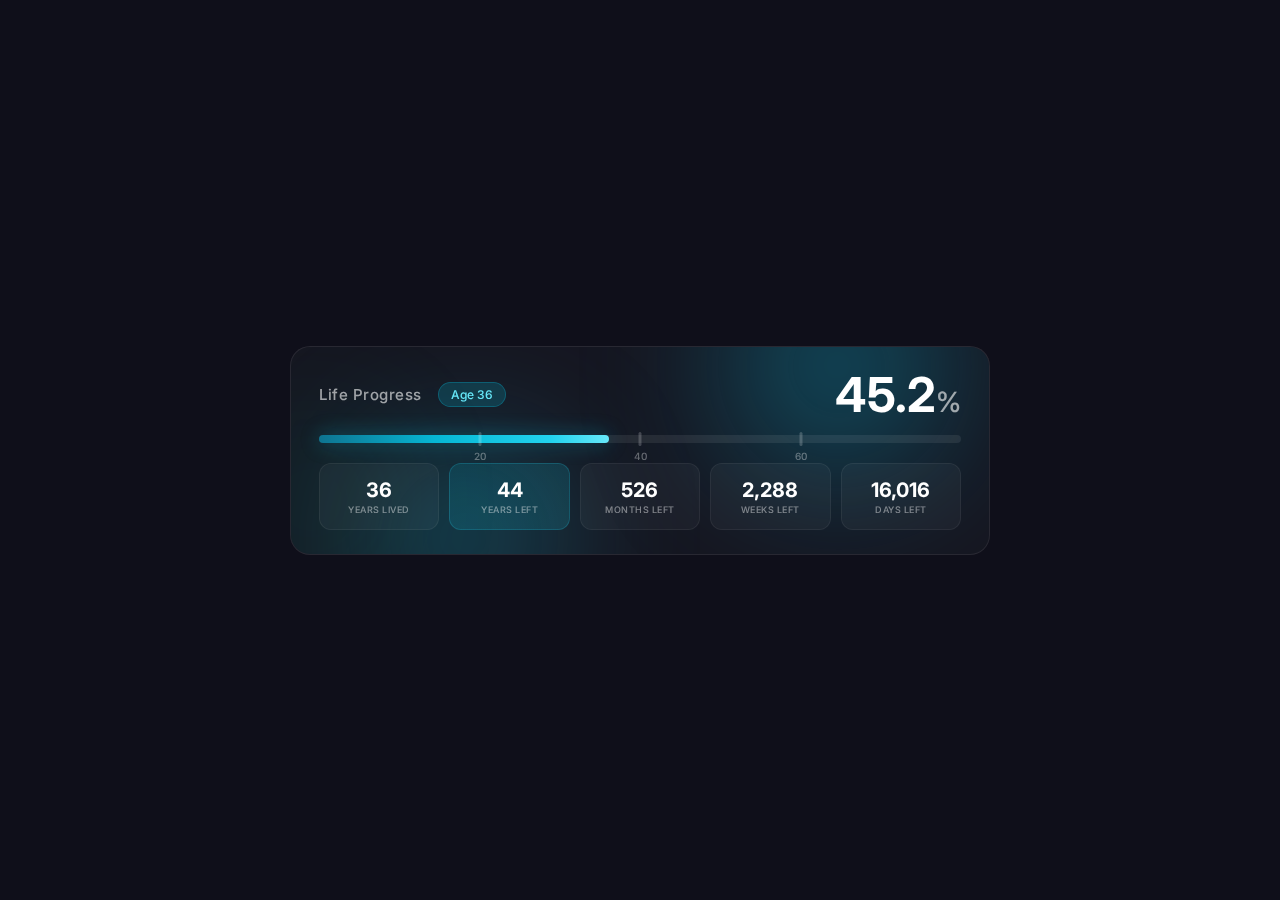
<file: index.html>
<!DOCTYPE html>
<html lang="en">

<head>
    <meta charset="UTF-8">
    <meta name="viewport" content="width=device-width, initial-scale=1.0">
    <title>Life Progress Widget</title>
    <link href="https://fonts.googleapis.com/css2?family=Inter:wght@300;400;500;600;700&display=swap" rel="stylesheet">
    <style>
        * {
            margin: 0;
            padding: 0;
            box-sizing: border-box;
        }

        body {
            font-family: 'Inter', -apple-system, BlinkMacSystemFont, sans-serif;
            background: #0f0f1a;
            min-height: 100vh;
            display: flex;
            justify-content: center;
            align-items: center;
            padding: 20px;
        }

        .widget {
            width: 100%;
            max-width: 700px;
            background: rgba(255, 255, 255, 0.03);
            backdrop-filter: blur(20px);
            border: 1px solid rgba(255, 255, 255, 0.08);
            border-radius: 20px;
            padding: 24px 28px;
            position: relative;
            overflow: hidden;
        }

        /* Glow orbs */
        .glow-orb {
            position: absolute;
            border-radius: 50%;
            filter: blur(80px);
            opacity: 0.5;
            z-index: 0;
            pointer-events: none;
        }

        .orb-1 {
            width: 200px;
            height: 200px;
            background: linear-gradient(135deg, #06b6d4, #0891b2);
            top: -80px;
            right: 50px;
        }

        .orb-2 {
            width: 150px;
            height: 150px;
            background: linear-gradient(135deg, #22d3ee, #06b6d4);
            bottom: -60px;
            left: 100px;
        }

        .orb-3 {
            width: 100px;
            height: 100px;
            background: #06d6a0;
            top: 50%;
            left: -30px;
            opacity: 0.3;
        }

        .content {
            position: relative;
            z-index: 1;
        }

        /* Header row */
        .header-row {
            display: flex;
            justify-content: space-between;
            align-items: center;
            margin-bottom: 16px;
        }

        .left-section {
            display: flex;
            align-items: center;
            gap: 16px;
        }

        .title {
            font-size: 15px;
            font-weight: 500;
            color: rgba(255, 255, 255, 0.6);
            letter-spacing: 0.5px;
        }

        .age-badge {
            background: rgba(6, 182, 212, 0.2);
            border: 1px solid rgba(6, 182, 212, 0.3);
            border-radius: 20px;
            padding: 4px 12px;
            font-size: 12px;
            color: #67e8f9;
            font-weight: 500;
        }

        .big-percentage {
            font-size: 48px;
            font-weight: 700;
            color: #fff;
            line-height: 1;
        }

        .big-percentage span {
            font-size: 28px;
            opacity: 0.6;
            font-weight: 500;
        }

        /* Progress bar */
        .progress-section {
            margin-bottom: 20px;
        }

        .progress-track {
            height: 8px;
            background: rgba(255, 255, 255, 0.08);
            border-radius: 10px;
            position: relative;
            margin-bottom: 8px;
        }

        .progress-fill {
            height: 100%;
            background: linear-gradient(90deg, #0e7490 0%, #06b6d4 40%, #22d3ee 80%, #67e8f9 100%);
            border-radius: 10px;
            position: relative;
            transition: width 1.5s cubic-bezier(0.4, 0, 0.2, 1);
            box-shadow: 0 0 20px rgba(6, 182, 212, 0.4);
        }



        .milestone {
            position: absolute;
            top: 50%;
            transform: translate(-50%, -50%);
            width: 3px;
            height: 14px;
            background: rgba(255, 255, 255, 0.2);
            border-radius: 2px;
        }

        .milestone::after {
            content: attr(data-label);
            position: absolute;
            top: 18px;
            left: 50%;
            transform: translateX(-50%);
            font-size: 10px;
            color: rgba(255, 255, 255, 0.35);
            font-weight: 500;
        }

        /* Stats grid */
        .stats-grid {
            display: grid;
            grid-template-columns: repeat(5, 1fr);
            gap: 10px;
        }

        .stat-box {
            background: rgba(255, 255, 255, 0.04);
            border: 1px solid rgba(255, 255, 255, 0.06);
            border-radius: 12px;
            padding: 14px 10px;
            text-align: center;
            transition: all 0.3s ease;
        }

        .stat-box:hover {
            background: rgba(255, 255, 255, 0.08);
            border-color: rgba(255, 255, 255, 0.12);
            transform: translateY(-2px);
        }

        .stat-box.highlight {
            background: linear-gradient(135deg, rgba(6, 182, 212, 0.15), rgba(34, 211, 238, 0.15));
            border-color: rgba(34, 211, 238, 0.2);
        }

        .stat-value {
            font-size: 20px;
            font-weight: 700;
            color: #fff;
            margin-bottom: 2px;
        }

        .stat-label {
            font-size: 9px;
            color: rgba(255, 255, 255, 0.45);
            text-transform: uppercase;
            letter-spacing: 0.5px;
            font-weight: 500;
        }

        /* Compact mode for smaller width */
        @media (max-width: 600px) {
            .widget {
                padding: 20px;
            }

            .stats-grid {
                grid-template-columns: repeat(3, 1fr);
            }

            .big-percentage {
                font-size: 36px;
            }

            .stat-value {
                font-size: 16px;
            }
        }
    </style>
</head>

<body>
    <div class="widget">
        <div class="glow-orb orb-1"></div>
        <div class="glow-orb orb-2"></div>
        <div class="glow-orb orb-3"></div>

        <div class="content">
            <!-- Header -->
            <div class="header-row">
                <div class="left-section">
                    <span class="title">Life Progress</span>
                    <span class="age-badge" id="ageBadge">Age 35</span>
                </div>
                <div class="big-percentage" id="percentage">44.5<span>%</span></div>
            </div>

            <!-- Progress bar -->
            <div class="progress-section">
                <div class="progress-track">
                    <div class="progress-fill" id="progressFill"></div>
                    <div class="milestone" style="left: 25%;" data-label="20"></div>
                    <div class="milestone" style="left: 50%;" data-label="40"></div>
                    <div class="milestone" style="left: 75%;" data-label="60"></div>
                </div>
            </div>

            <!-- Stats grid -->
            <div class="stats-grid">
                <div class="stat-box">
                    <div class="stat-value" id="yearsLived">35</div>
                    <div class="stat-label">Years Lived</div>
                </div>
                <div class="stat-box highlight">
                    <div class="stat-value" id="yearsLeft">45</div>
                    <div class="stat-label">Years Left</div>
                </div>
                <div class="stat-box">
                    <div class="stat-value" id="monthsLeft">540</div>
                    <div class="stat-label">Months Left</div>
                </div>
                <div class="stat-box">
                    <div class="stat-value" id="weeksLeft">2,340</div>
                    <div class="stat-label">Weeks Left</div>
                </div>
                <div class="stat-box">
                    <div class="stat-value" id="daysLeft">16,425</div>
                    <div class="stat-label">Days Left</div>
                </div>
            </div>
        </div>
    </div>

    <script>
        // Life Progress Calculator
        // DOB: June 2, 1990 | Life Expectancy: 80 years

        const DOB = new Date(1990, 5, 2); // Month is 0-indexed (5 = June)
        const LIFE_EXPECTANCY = 80;

        function calculateLifeProgress() {
            const now = new Date();
            const expectedEnd = new Date(DOB);
            expectedEnd.setFullYear(expectedEnd.getFullYear() + LIFE_EXPECTANCY);

            const totalLifeMs = expectedEnd - DOB;
            const livedMs = now - DOB;

            const percentage = (livedMs / totalLifeMs) * 100;
            const yearsLived = livedMs / (1000 * 60 * 60 * 24 * 365.25);
            const yearsLeft = LIFE_EXPECTANCY - yearsLived;
            const monthsLeft = Math.floor(yearsLeft * 12);
            const weeksLeft = Math.floor(yearsLeft * 52.1775);
            const daysLeft = Math.floor(yearsLeft * 365.25);

            return {
                percentage: percentage.toFixed(1),
                age: Math.floor(yearsLived),
                yearsLived: Math.floor(yearsLived),
                yearsLeft: Math.ceil(yearsLeft),
                monthsLeft: monthsLeft,
                weeksLeft: weeksLeft,
                daysLeft: daysLeft
            };
        }

        function formatNumber(num) {
            return num.toLocaleString();
        }

        function updateDisplay() {
            const data = calculateLifeProgress();

            document.getElementById('percentage').innerHTML = `${data.percentage}<span>%</span>`;
            document.getElementById('progressFill').style.width = `${data.percentage}%`;
            document.getElementById('ageBadge').textContent = `Age ${data.age}`;
            document.getElementById('yearsLived').textContent = data.yearsLived;
            document.getElementById('yearsLeft').textContent = data.yearsLeft;
            document.getElementById('monthsLeft').textContent = formatNumber(data.monthsLeft);
            document.getElementById('weeksLeft').textContent = formatNumber(data.weeksLeft);
            document.getElementById('daysLeft').textContent = formatNumber(data.daysLeft);
        }

        // Initialize with animation delay
        window.addEventListener('DOMContentLoaded', () => {
            setTimeout(updateDisplay, 300);
        });

        // Update every minute
        setInterval(updateDisplay, 60000);
    </script>
</body>

</html>
</file>
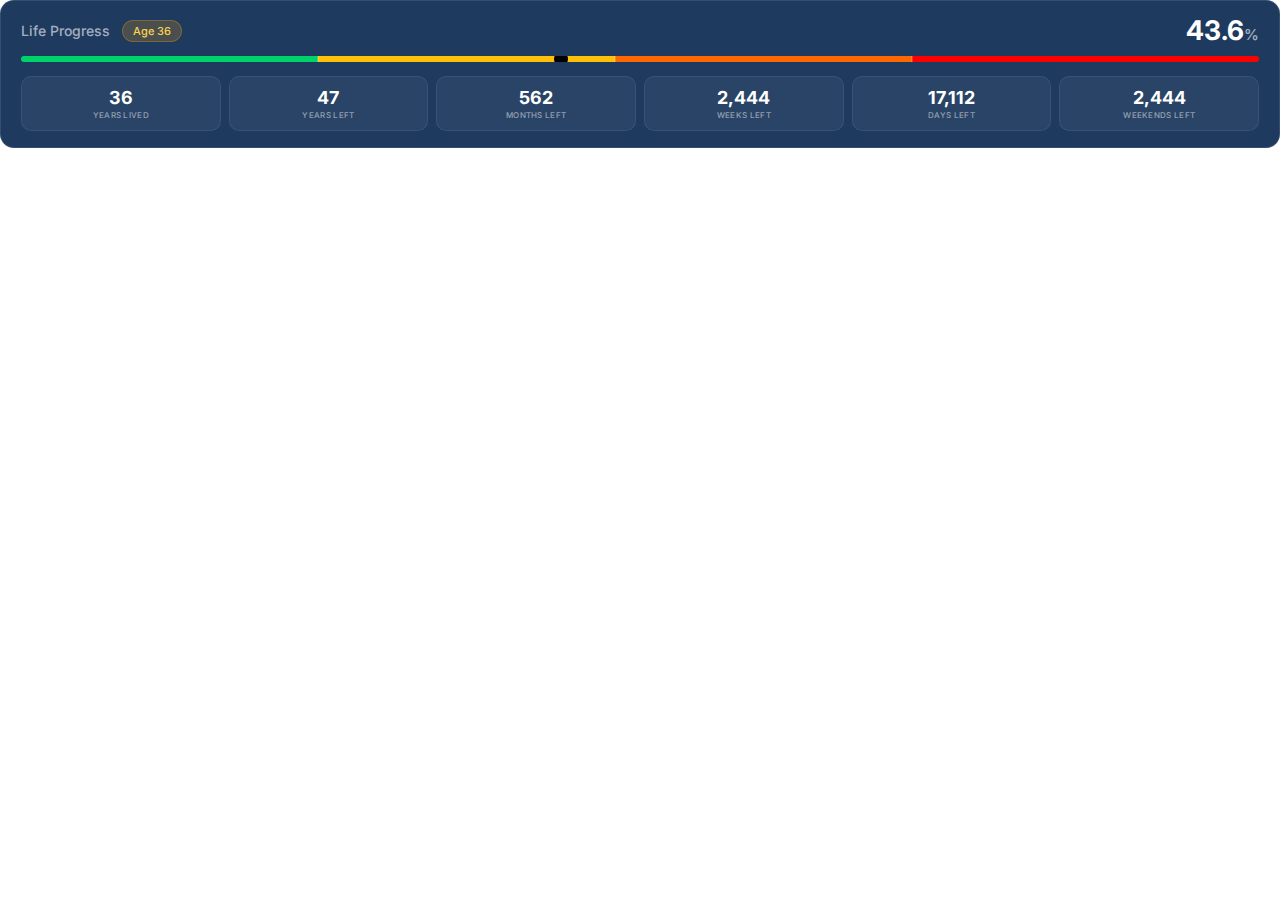
<file: widget.html>
<!DOCTYPE html>
<html lang="en">

<head>
    <meta charset="UTF-8">
    <meta name="viewport" content="width=device-width, initial-scale=1.0">
    <title>Life Progress</title>
    <link href="https://fonts.googleapis.com/css2?family=Inter:wght@400;500;600;700&display=swap" rel="stylesheet">
    <style>
        * {
            margin: 0;
            padding: 0;
            box-sizing: border-box;
        }

        html,
        body {
            font-family: 'Inter', -apple-system, BlinkMacSystemFont, sans-serif;
            background: transparent;
            margin: 0;
            padding: 0;
        }

        .widget {
            width: 100%;
            max-width: 1520px;
            margin: 0 auto;
            background: #1e3a5f;
            border: 1px solid rgba(255, 255, 255, 0.1);
            border-radius: 14px;
            padding: 16px 20px;
            position: relative;
            overflow: hidden;
        }

        /* Remove glow orbs */
        .glow-orb {
            display: none;
        }

        /* Glow orbs */
        .glow-orb {
            position: absolute;
            border-radius: 50%;
            filter: blur(60px);
            opacity: 0.4;
            z-index: 0;
            pointer-events: none;
        }

        .orb-1 {
            width: 150px;
            height: 150px;
            background: #f59e0b;
            top: -60px;
            right: 40px;
        }

        .orb-2 {
            width: 100px;
            height: 100px;
            background: #22c55e;
            bottom: -40px;
            left: 80px;
        }

        .content {
            position: relative;
            z-index: 1;
        }

        /* Header row */
        .header-row {
            display: flex;
            justify-content: space-between;
            align-items: center;
            margin-bottom: 12px;
        }

        .left-section {
            display: flex;
            align-items: center;
            gap: 12px;
        }

        .title {
            font-size: 14px;
            font-weight: 500;
            color: rgba(255, 255, 255, 0.6);
        }

        .age-badge {
            background: rgba(245, 158, 11, 0.2);
            border: 1px solid rgba(245, 158, 11, 0.3);
            border-radius: 20px;
            padding: 3px 10px;
            font-size: 11px;
            color: #fcd34d;
            font-weight: 500;
        }

        .big-percentage {
            font-size: 27px;
            font-weight: 700;
            color: #fff;
            line-height: 1;
        }

        .big-percentage span {
            font-size: 15px;
            opacity: 0.6;
            font-weight: 500;
        }

        /* Progress bar */
        .progress-section {
            margin-bottom: 14px;
        }

        .progress-track {
            height: 6px;
            /* Vibrant life phases */
            background: linear-gradient(90deg,
                    #00d26a 0%,
                    /* Bright Green */
                    #00d26a 24%,
                    /* Age 20 */
                    #ffc107 24%,
                    /* Golden Yellow */
                    #ffc107 48%,
                    /* Age 40 */
                    #FF6700 48%,
                    /* Bright Orange */
                    #FF6700 72%,
                    /* Age 60 */
                    #FF0000 72%,
                    /* Vivid Red */
                    #FF0000 100%
                    /* Age 83 */
                );
            border-radius: 10px;
            position: relative;
            margin-bottom: 6px;
            overflow: hidden;
        }

        /* No overlay - show all colors at full brightness */
        .progress-track::after {
            display: none;
        }

        .progress-fill {
            display: none;
        }

        /* Progress dot indicator at current position */
        .progress-dot {
            position: absolute;
            top: 50%;
            left: var(--progress, 0%);
            transform: translate(-50%, -50%);
            width: 14px;
            height: 14px;
            background: #000;
            border-radius: 50%;
            z-index: 10;
            transition: left 1s ease-out;
        }

        .milestone {
            position: absolute;
            top: 50%;
            transform: translate(-50%, -50%);
            width: 2px;
            height: 12px;
            background: rgba(255, 255, 255, 0.2);
            border-radius: 2px;
        }

        .milestone::after {
            content: attr(data-label);
            position: absolute;
            top: 14px;
            left: 50%;
            transform: translateX(-50%);
            font-size: 9px;
            color: rgba(255, 255, 255, 0.3);
        }

        /* Stats grid */
        .stats-grid {
            display: grid;
            grid-template-columns: repeat(6, 1fr);
            gap: 8px;
        }

        .stat-box {
            background: rgba(255, 255, 255, 0.05);
            border: 1px solid rgba(255, 255, 255, 0.08);
            border-radius: 10px;
            padding: 10px 8px;
            text-align: center;
        }

        /* Removed highlight - all boxes same style */
        .stat-box.highlight {
            background: rgba(255, 255, 255, 0.05);
            border-color: rgba(255, 255, 255, 0.08);
        }

        .stat-value {
            font-size: 18px;
            font-weight: 700;
            color: #fff;
            margin-bottom: 2px;
        }

        .stat-label {
            font-size: 8px;
            color: rgba(255, 255, 255, 0.5);
            text-transform: uppercase;
            letter-spacing: 0.3px;
            font-weight: 500;
        }

        @media (max-width: 500px) {
            .stats-grid {
                grid-template-columns: repeat(3, 1fr);
            }

            .big-percentage {
                font-size: 28px;
            }
        }
    </style>
</head>

<body>
    <div class="widget">
        <div class="glow-orb orb-1"></div>
        <div class="glow-orb orb-2"></div>

        <div class="content">
            <div class="header-row">
                <div class="left-section">
                    <span class="title">Life Progress</span>
                    <span class="age-badge" id="ageBadge">Age 35</span>
                </div>
                <div class="big-percentage" id="percentage">42.8<span>%</span></div>
            </div>

            <div class="progress-section">
                <div class="progress-track">
                    <div class="progress-fill" id="progressFill"></div>
                    <div class="progress-dot"></div>
                    <div class="milestone" style="left: 24%;" data-label="20"></div>
                    <div class="milestone" style="left: 48%;" data-label="40"></div>
                    <div class="milestone" style="left: 72%;" data-label="60"></div>
                </div>
            </div>

            <div class="stats-grid">
                <div class="stat-box">
                    <div class="stat-value" id="yearsLived">35</div>
                    <div class="stat-label">Years Lived</div>
                </div>
                <div class="stat-box highlight">
                    <div class="stat-value" id="yearsLeft">48</div>
                    <div class="stat-label">Years Left</div>
                </div>
                <div class="stat-box">
                    <div class="stat-value" id="monthsLeft">569</div>
                    <div class="stat-label">Months Left</div>
                </div>
                <div class="stat-box">
                    <div class="stat-value" id="weeksLeft">2,475</div>
                    <div class="stat-label">Weeks Left</div>
                </div>
                <div class="stat-box">
                    <div class="stat-value" id="daysLeft">17,325</div>
                    <div class="stat-label">Days Left</div>
                </div>
                <div class="stat-box">
                    <div class="stat-value" id="weekendsLeft">2,475</div>
                    <div class="stat-label">Weekends Left</div>
                </div>
            </div>
        </div>
    </div>

    <script>
        const DOB = new Date(1990, 5, 2); // June 2, 1990
        const LIFE_EXPECTANCY = 83;

        function calculate() {
            const now = new Date();
            const end = new Date(DOB);
            end.setFullYear(end.getFullYear() + LIFE_EXPECTANCY);

            const total = end - DOB;
            const lived = now - DOB;

            const pct = (lived / total) * 100;
            const yearsLived = lived / (1000 * 60 * 60 * 24 * 365.25);
            const yearsLeft = LIFE_EXPECTANCY - yearsLived;

            return {
                pct: pct.toFixed(1),
                age: Math.floor(yearsLived),
                yearsLived: Math.floor(yearsLived),
                yearsLeft: Math.ceil(yearsLeft),
                monthsLeft: Math.floor(yearsLeft * 12),
                weeksLeft: Math.floor(yearsLeft * 52.1775),
                daysLeft: Math.floor(yearsLeft * 365.25),
                weekendsLeft: Math.floor(yearsLeft * 52.1775) // Same as weeks - one weekend per week
            };
        }

        function update() {
            const d = calculate();
            document.getElementById('percentage').innerHTML = `${d.pct}<span>%</span>`;
            document.querySelector('.progress-track').style.setProperty('--progress', `${d.pct}%`);
            document.getElementById('ageBadge').textContent = `Age ${d.age}`;
            document.getElementById('yearsLived').textContent = d.yearsLived;
            document.getElementById('yearsLeft').textContent = d.yearsLeft;
            document.getElementById('monthsLeft').textContent = d.monthsLeft.toLocaleString();
            document.getElementById('weeksLeft').textContent = d.weeksLeft.toLocaleString();
            document.getElementById('daysLeft').textContent = d.daysLeft.toLocaleString();
            document.getElementById('weekendsLeft').textContent = d.weekendsLeft.toLocaleString();
        }

        window.addEventListener('DOMContentLoaded', () => setTimeout(update, 200));
        setInterval(update, 60000);
    </script>
</body>

</html>
</file>
